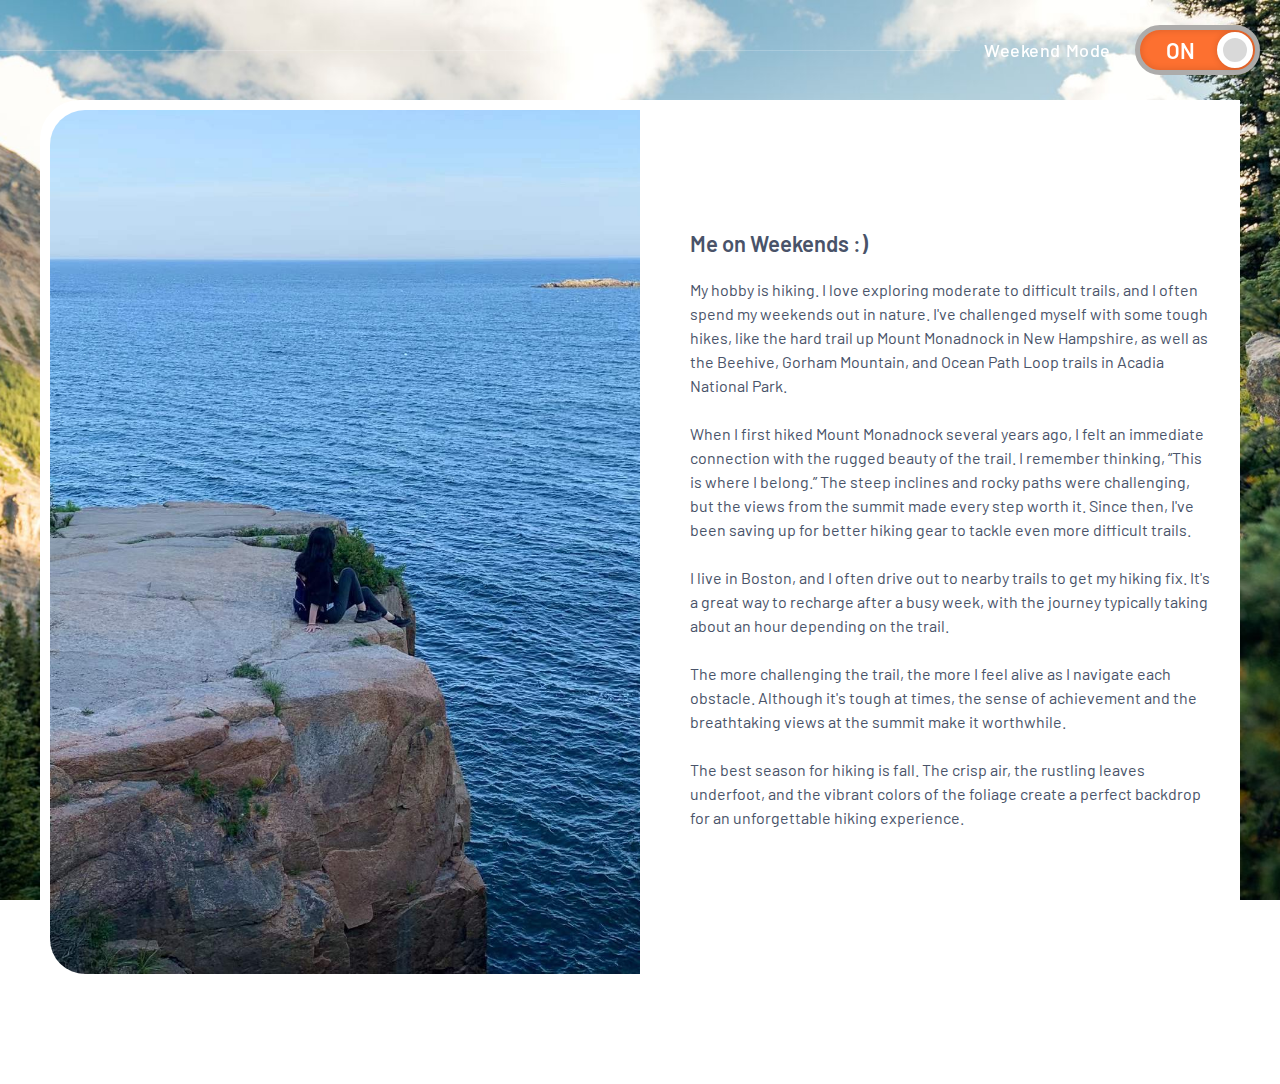
<file: weekend-mode.html>
<!DOCTYPE html>
<html lang="en">

<head>
    <meta charset="utf-8">
    <title>Yejun Kong - Weekend Mode</title><!-- Stylesheets -->
    <link href="static/css/bootstrap.css" rel="stylesheet">
    <link href="static/css/style.css" rel="stylesheet">
    <link rel="shortcut icon" href="static/picture/favicon.png" type="image/x-icon"><!-- Responsive -->
    <meta http-equiv="X-UA-Compatible" content="IE=edge">
    <meta name="viewport" content="width=device-width, initial-scale=1.0, maximum-scale=1.0, user-scalable=0">
    <link href="static/css/responsive.css" rel="stylesheet">
</head>

<body class="weekend-mode">
    <div class="body-bg" style="background-image: url(static/picture/weekend-bg.jpg);"></div>
    <div class="page-wrapper"><!-- Preloader -->
        <div class="preloader">
            <div class="icon"></div>
        </div><!-- Site Container-->
        <div class="site-container">
            <div class="mode-switch">
                <div class="switcher clearfix">
                    <div class="left-text">Weekend Mode</div>
                    <div class="switch-btn">
                        <div class="btn-inner">
                            <div class="circle"></div>
                            <div class="txt">ON</div>
                        </div><a href="index.html"></a>
                    </div>
                </div>
            </div>
            <div class="auto-container">
                <div class="weekend-content row clearfix"><!--Text Column-->
                    <div class="text-column col-lg-6 col-md-12 col-sm-12">
                        <div class="inner">
                            <h3>Me on Weekends :) </h3>
                            <div class="text">
                                <p>
                                    My hobby is hiking. I love exploring moderate to difficult trails, and I often spend my weekends out in nature. I've challenged myself with some tough hikes, like the hard trail up Mount Monadnock in New Hampshire, as well as the Beehive, Gorham Mountain, and Ocean Path Loop trails in Acadia National Park.
                                </p>
                                <p>
                                    When I first hiked Mount Monadnock several years ago, I felt an immediate connection with the rugged beauty of the trail. I remember thinking, “This is where I belong.” The steep inclines and rocky paths were challenging, but the views from the summit made every step worth it. Since then, I've been saving up for better hiking gear to tackle even more difficult trails. 
                                </p>
                                <p>
                                    I live in Boston, and I often drive out to nearby trails to get my hiking fix. It's a great way to recharge after a busy week, with the journey typically taking about an hour depending on the trail.
                                </p>
                                <p>
                                    The more challenging the trail, the more I feel alive as I navigate each obstacle. Although it's tough at times, the sense of achievement and the breathtaking views at the summit make it worthwhile.
                                </p>
                                <p>
                                    The best season for hiking is fall. The crisp air, the rustling leaves underfoot, and the vibrant colors of the foliage create a perfect backdrop for an unforgettable hiking experience.
                                </p>
                            </div>
                        </div>
                    </div><!--Image Column-->
                    <div class="image-column col-lg-6 col-md-12 col-sm-12">
                        <div class="inner">
                            <div class="image-layer" style="background-image: url(static/picture/weekend-image.jpg);">
                            </div>
                            <div class="image"><img src="static/picture/weekend-image.jpg" alt=""></div>
                        </div>
                    </div>
                </div>
            </div>
        </div><!--End Site Container -->
    </div><!--End pagewrapper--><!--Scroll to top-->
    <div class="scroll-to-top scroll-to-target" data-target="html"><span class="fas fa-arrow-up"></span></div>
    <script src="static/js/jquery.js"></script>
    <script src="static/js/popper.min.js"></script>
    <script src="static/js/bootstrap.min.js"></script>
    <script src="static/js/jquery.fancybox.js"></script>
    <script src="static/js/owl.js"></script>
    <script src="static/js/knob.js"></script>
    <script src="static/js/wow.js"></script>
    <script src="static/js/appear.js"></script>
    <script src="static/js/custom-script.js"></script>
</body>

</html>
</file>
<file: static/css/responsive.css>
@media only screen and (max-width:1399px) {
    .mode-switch {
        left: -65px
    }
}

@media only screen and (max-width:1299px) {
    .site-container {
        margin: 100px 0 100px
    }

    .mode-switch {
        position: absolute;
        padding-right: 20px;
        -ms-transform: rotate(0);
        transform: rotate(0);
        left: 0;
        top: -75px
    }
}

@media only screen and (max-width:1199px) {
    .right-content .download-cv {
        top: -30px;
        right: -20px;
        z-index: 1
    }

    .right-content .content-container,
    .site-footer {
        padding-left: 20px;
        padding-right: 20px
    }

    .right-content .welcome {
        max-width: none
    }

    .feature-block .inner-box {
        padding-left: 20px;
        padding-right: 20px
    }

    .language-block .inner-box {
        padding-left: 0;
        padding-top: 0;
        text-align: center
    }

    .language-block .graph-outer {
        position: relative;
        left: 0;
        top: 0;
        margin: 0 auto 30px
    }

    .languages h4 {
        text-align: center
    }

    .weekend-mode .weekend-content .text-column .inner {
        padding: 30px 30px 10px
    }

    .news-block .title {
        max-width: none
    }
}

@media only screen and (min-width:768px) {

    .main-menu .navigation>li>ul,
    .main-menu .navigation>li>ul>li>ul,
    .main-menu .navigation>li>ul>li>ul>li>ul {
        display: block !important;
        visibility: hidden;
        opacity: 0
    }
}

@media only screen and (max-width:991px) {
    .site-content-container {
        margin-left: 0
    }

    .site-container .left-bar {
        float: none;
        margin: 0;
        width: 100%;
        max-width: none;
        position: fixed;
        width: auto;
        left: 20px;
        right: 20px;
        top: 0;
        height: 100%;
        overflow-y: auto;
        -ms-transform: translateY(100%);
        transform: translateY(100%);
        visibility: hidden;
        -moz-transition: all 700ms ease;
        -webkit-transition: all 700ms ease;
        -ms-transition: all 700ms ease;
        -o-transition: all 700ms ease;
        transition: all 700ms ease;
        z-index: 999
    }

    .navbar-visible .site-container .left-bar {
        -ms-transform: translateY(0%);
        transform: translateY(0%);
        visibility: visible
    }

    body.navbar-visible {
        overflow: hidden
    }

    .left-bar .left-inner {
        border-radius: 20px 20px
    }

    .left-bar .left-lower {
        padding-bottom: 30px
    }

    .left-bar .left-upper {
        text-align: center
    }

    .left-bar .left-upper .info {
        padding-left: 0
    }

    .left-bar .left-upper {
        padding-top: 40px
    }

    .site-container .right-content {
        float: none
    }

    .left-bar .left-upper .social-links {
        display: none
    }

    .mobile-header {
        display: block
    }

    .left-bar .left-inner .nav-toggler {
        display: block
    }

    .weekend-mode .weekend-content .text-column {
        order: 0
    }

    .weekend-mode .weekend-content .image-column {
        order: 12
    }

    .weekend-mode .weekend-content,
    .weekend-mode .weekend-content .text-column .inner,
    .weekend-mode .weekend-content .image-column .inner,
    .weekend-mode .weekend-content .image-column .image img {
        border-radius: 20px
    }

    .weekend-mode .weekend-content .image-column .image-layer {
        display: none
    }

    .weekend-mode .weekend-content .image-column .image {
        display: block
    }

    .weekend-mode .weekend-content .text-column .inner {
        padding-left: 10px;
        padding-right: 10px
    }

    h1 {
        font-size: 24px
    }

    h2,
    .weekend-mode .weekend-content h3 {
        font-size: 20px
    }

    h3 {
        font-size: 18px
    }

    .left-bar .left-upper .image-box,
    .left-bar .left-upper .info {
        display: none
    }

    .left-bar .left-inner .nav-toggler {
        right: 25px;
        top: 15px
    }
}

@media only screen and (max-width:767px) {
    .post-detail blockquote {
        font-size: 18px;
        padding-left: 20px;
        line-height: 1.4em
    }

    .post-detail blockquote:before {
        display: none
    }

    .post-detail .has-dropcap .dropcap {
        display: none
    }

    .post-detail .comment-block.reply-comment {
        padding-left: 0
    }

    .site-container .page-title.sec-title {
        padding-left: 20px;
        padding-right: 20px
    }

    .site-container .page-title.sec-title h1 {
        font-size: 22px
    }
}

@media only screen and (max-width:599px) {
    .right-content .download-cv {
        display: none
    }

    .main-nav .navigation li a {
        padding-right: 70px
    }

    .main-nav .navigation li a:after {
        font-size: 20px;
        width: 65px
    }
}

@media only screen and (max-width:479px) {
    .main-nav .navigation li a {
        padding-left: 55px
    }

    .main-nav .navigation li a:before {
        left: 15px
    }

    .resume-content .award-block .inner-box {
        padding-left: 40px
    }

    .resume-content .expertise-block .inner-box,
    .resume-content .edu-block .inner-box {
        padding-left: 20px;
        padding-right: 20px
    }

    .mixitup-gallery .filters li {
        display: block;
        margin: 0 0 10px;
        text-align: center;
        padding: 5px 15px
    }

    .news-block .title {
        font-size: 18px;
        line-height: 24px
    }

    .news-block .hvr-lower {
        padding: 0 20px 15px;
        text-align: center
    }

    .news-block .info {
        display: none
    }

    .news-block-two .inner-box {
        padding-left: 10px;
        text-align: center;
        height: auto
    }

    .news-block-two .image {
        position: relative;
        left: 0;
        top: 0;
        margin: 0 auto 20px
    }

    .news-block-two .text-box,
    .news-block-two .text-box .title {
        height: auto;
        display: block
    }

    .post-detail .comment-block .inner {
        padding-left: 0
    }

    .post-detail .comment-block .inner .image {
        position: relative;
        left: 0;
        top: 0;
        margin-bottom: 20px
    }

    .site-footer .copyright {
        padding-top: 20px;
        line-height: 24px
    }
}
</file>
<file: static/css/style.css>
@import url('css2.css');
@import url('font-awesome.css');
@import url('simple-line-icons.css');
@import url('animate.css');
@import url('owl.css');
@import url('jquery-ui.css');
@import url('jquery.fancybox.min.css');

* {
    margin: 0;
    padding: 0;
    border: 0;
    outline: 0
}

body {
    font-family: 'Barlow', sans-serif;
    font-size: 16px;
    color: #495369;
    line-height: 1.50em;
    font-weight: 400;
    background: #fff;
    -webkit-font-smoothing: antialiased;
    -moz-font-smoothing: antialiased
}

a {
    text-decoration: none;
    cursor: pointer;
    color: #fd7030
}

a:hover,
a:focus,
a:visited,
a:active,
button:active,
button:focus {
    text-decoration: none;
    outline: 0
}

h1,
h2,
h3,
h4,
h5,
h6 {
    position: relative;
    font-family: 'Barlow', sans-serif;
    font-weight: 600;
    margin: 0 0 15px;
    background: 0;
    line-height: 1.25em
}

h1 {
    font-size: 30px
}

h2 {
    font-size: 24px
}

h3 {
    font-size: 20px
}

h4 {
    font-size: 18px
}

h5 {
    font-size: 16px
}

h6 {
    font-size: 14px
}

input,
button,
select,
textarea {
    font-family: 'Barlow', sans-serif
}

textarea {
    overflow: hidden;
    resize: none
}

p {
    position: relative;
    margin-bottom: 20px
}

.text {
    position: relative;
    line-height: 1.50em;
    margin-bottom: 0
}

.strike-through {
    text-decoration: line-through
}

.auto-container {
    position: static;
    max-width: 1240px;
    padding: 0 20px;
    margin: 0 auto
}

.page-wrapper {
    position: relative;
    margin: 0 auto;
    width: 100%;
    min-width: 300px
}

ul,
li {
    list-style: none;
    padding: 0;
    margin: 0
}

.theme-btn {
    display: inline-block;
    -moz-transition: all .3s ease;
    -webkit-transition: all .3s ease;
    -ms-transition: all .3s ease;
    -o-transition: all .3s ease;
    transition: all .3s ease
}

.centered {
    text-align: center
}

.btn-style-one {
    position: relative;
    display: inline-block;
    vertical-align: top;
    margin: 0;
    color: #FFF;
    font-weight: 500;
    font-size: 16px;
    padding: 13px 25px;
    line-height: 24px;
    text-align: center;
    text-transform: uppercase;
    background: #fd7030;
    letter-spacing: .03em;
    border-radius: 7px;
    overflow: hidden;
    -moz-transition: all .3s ease;
    -webkit-transition: all .3s ease;
    -ms-transition: all .3s ease;
    -o-transition: all .3s ease;
    transition: all .3s ease
}

.btn-style-one:hover {
    color: #FFF;
    background: #495369
}

.btn-style-two {
    position: relative;
    display: inline-block;
    vertical-align: top;
    margin: 0;
    line-height: 24px;
    padding: 9px 35px 11px;
    color: #fd7030;
    font-weight: 500;
    font-size: 18px;
    text-align: center;
    text-transform: capitalize;
    background: #fff;
    border-radius: 5px;
    -moz-transition: all .3s ease;
    -webkit-transition: all .3s ease;
    -ms-transition: all .3s ease;
    -o-transition: all .3s ease;
    transition: all .3s ease
}

.btn-style-two span {
    position: relative;
    display: block;
    z-index: 1
}

.btn-style-two:hover {
    color: #fff;
    background: #101010
}

.theme_color {
    color: #fd7030
}

.light-font {
    font-weight: 300
}

.regular-font {
    font-weight: 400
}

.semibold-font {
    font-weight: 600
}

.bold-font {
    font-weight: 700
}

.ex-bold-font {
    font-weight: 800
}

.heavy-font {
    font-weight: 900
}

.no-bg {
    background: 0
}

.text-uppercase {
    text-transform: uppercase
}

.preloader {
    position: fixed;
    left: 0;
    top: 0;
    width: 100%;
    height: 100%;
    z-index: 999999;
    background-color: #fff;
    background-position: center center;
    background-repeat: no-repeat;
    background-image: url(../image/preloader.svg)
}

img {
    display: inline-block;
    max-width: 100%;
    height: auto
}

.scroll-to-top {
    position: fixed;
    bottom: 20px;
    right: 20px;
    width: 50px;
    height: 50px;
    color: #fff;
    font-size: 18px;
    text-transform: uppercase;
    line-height: 50px;
    text-align: center;
    z-index: 9999;
    cursor: pointer;
    border-radius: 50%;
    background: #fd7030;
    display: block;
    box-shadow: 0 4px 8px rgba(0, 0, 0, 0.3);
    -webkit-transition: all 300ms ease;
    -ms-transition: all 300ms ease;
    -o-transition: all 300ms ease;
    -moz-transition: all 300ms ease;
    transition: all 300ms ease
}

.scroll-to-top:hover {
    background: #495369;
    color: #fff
}

form {
    position: relative
}

form .form-group {
    position: relative;
    margin-bottom: 20px
}

form .row .form-group {
    margin-bottom: 30px
}

form .form-group .field-inner {
    position: relative;
    display: block
}

form input[type="text"],
form input[type="password"],
form input[type="tel"],
form input[type="email"],
form input[type="url"],
form input[type="search"],
form input[type="file"],
form textarea,
form select {
    position: relative;
    display: block;
    width: 100%;
    color: #101010;
    line-height: 30px;
    padding: 13px 24px;
    height: 58px;
    font-size: 16px;
    font-weight: 400;
    background: #fff;
    margin: 0;
    border-radius: 7px;
    border: 1px solid #eeedf2;
    -webkit-transition: all 300ms ease;
    -ms-transition: all 300ms ease;
    -o-transition: all 300ms ease;
    -moz-transition: all 300ms ease;
    transition: all 300ms ease
}

form input[type="file"] {
    cursor: pointer;
    height: 58px
}

form select {
    -webkit-appearance: none;
    -ms-appearance: none;
    -moz-appearance: none;
    appearance: none;
    cursor: pointer;
    background: #fff url(../image/icon-select.png) right center no-repeat
}

form select option {
    text-indent: 24px;
    cursor: pointer
}

form input[type="text"]:focus,
form input[type="password"]:focus,
form input[type="tel"]:focus,
form input[type="email"]:focus,
form input[type="search"]:focus,
form input[type="file"]:focus,
form select:focus,
form textarea:focus {
    border-color: #fd7030
}

form textarea {
    height: 140px;
    resize: none
}

form button,
form input[type="submit"],
form .theme-btn {
    position: relative;
    display: inline-block;
    margin: 0
}

form .radio-block {
    position: relative;
    display: inline-block;
    vertical-align: top;
    min-width: 280px;
    margin-right: 10px
}

form .radio-block input {
    position: absolute;
    left: 0;
    top: 5px;
    padding: 0;
    cursor: pointer
}

form .radio-block label {
    position: relative;
    display: block;
    padding-left: 20px;
    line-height: 24px;
    font-size: 14px;
    font-weight: 400;
    text-transform: capitalize;
    cursor: pointer
}

form .check-block {
    position: relative;
    display: inline-block;
    vertical-align: top;
    margin-right: 30px
}

form .check-block input {
    position: absolute;
    left: 0;
    top: 6px;
    padding: 0;
    cursor: pointer
}

form .check-block label {
    position: relative;
    display: block;
    padding-left: 20px;
    line-height: 24px;
    font-size: 15px;
    font-weight: 400;
    color: #5b5b5b;
    text-transform: capitalize;
    cursor: pointer
}

.body-bg {
    position: fixed;
    left: 0;
    top: 0;
    width: 100%;
    height: 100%;
    min-height: 100%;
    background-color: #d6dde6;
    background-position: center 100px;
    background-size: cover;
    background-attachment: scroll;
    background-repeat: no-repeat
}

.weekend-mode .body-bg {
    background-position: center bottom
}

.site-container {
    position: relative;
    display: block;
    margin: 200px 0
}

.site-content-container {
    position: relative;
    display: block;
    margin: 0;
    margin-left: 300px;
    z-index: 99
}

.mode-switch {
    position: fixed;
    top: 0;
    left: -80px;
    width: 100%;
    padding: 0 200px 0 0;
    -ms-transform: rotate(-90deg);
    transform: rotate(-90deg);
    -ms-transform-origin: right top;
    transform-origin: right top;
    z-index: 10
}

.mode-switch .switcher:before {
    content: '';
    position: absolute;
    right: 100%;
    top: 24.5px;
    border-top: 1px solid #eeedf2;
    width: 1000px
}

.weekend-mode .mode-switch .switcher:before {
    border-top-color: rgba(255, 255, 255, 0.20)
}

.mode-switch .switcher:after {
    content: '';
    position: absolute;
    left: 100%;
    top: 24.5px;
    border-top: 1px solid #eeedf2;
    width: 200px
}

.weekend-mode .mode-switch .switcher:after {
    border-top-color: rgba(255, 255, 255, 0.20)
}

.mode-switch .switcher {
    position: relative;
    float: right;
    width: 300px;
    height: 50px
}

.mode-switch .switcher .left-text {
    position: relative;
    float: left;
    width: 175px;
    color: #495369;
    font-weight: 500;
    font-size: 18px;
    line-height: 30px;
    text-align: center;
    letter-spacing: .03em;
    padding: 10px 10px
}

.weekend-mode .mode-switch .switcher .left-text {
    color: #fff
}

.mode-switch .switcher .switch-btn {
    position: relative;
    float: right;
    width: 125px
}

.mode-switch .switcher .switch-btn a {
    position: absolute;
    left: 0;
    top: 0;
    width: 100%;
    height: 100%;
    z-index: 1
}

.mode-switch .switcher .switch-btn .btn-inner {
    position: relative;
    display: block;
    line-height: 30px;
    padding: 5px 0;
    border: 5px solid #fff;
    border-radius: 25px;
    padding-left: 40px;
    background: #fff;
    box-shadow: 0 0 7px 0 rgba(0, 0, 0, 0.15) inset
}

.weekend-mode .mode-switch .switcher .switch-btn .btn-inner {
    border: 5px solid #adacab;
    padding-left: 5px;
    padding-right: 40px;
    background: #fd7030
}

.mode-switch .switcher .switch-btn .circle {
    position: absolute;
    display: block;
    left: 2px;
    top: 2px;
    width: 36px;
    height: 36px;
    background: #d9d9d9;
    border: 6px solid #fff;
    border-radius: 20px;
    box-shadow: 0 0 7px 0 rgba(0, 0, 0, 0.15)
}

.weekend-mode .mode-switch .switcher .switch-btn .circle {
    left: auto;
    right: 2px
}

.mode-switch .switcher .switch-btn .txt {
    position: relative;
    display: block;
    width: 70px;
    text-align: center;
    right: 0;
    top: 0;
    color: #d4d4d4;
    font-weight: 600;
    font-size: 22px;
    text-transform: uppercase;
    color: #d4d4d4
}

.weekend-mode .mode-switch .switcher .switch-btn .txt {
    color: #FFF
}

.mobile-header {
    position: relative;
    display: none
}

.mobile-header .inner {
    position: relative;
    display: block;
    max-width: 992px;
    margin: 0 auto;
    background: #fafafa;
    padding: 50px 30px 30px;
    border-radius: 20px 20px 0 0;
    text-align: center
}

.grey-left-bar .mobile-header .inner {
    background: #757575
}

.mobile-header .inner .image-box {
    position: relative;
    max-width: 166px;
    margin: 0 auto 20px
}

.mobile-header .inner .image {
    position: relative;
    display: block;
    border-radius: 50%;
    margin-bottom: 20px
}

.mobile-header .inner .image img {
    position: relative;
    display: block;
    width: 100%;
    border-radius: 50%
}

.mobile-header .inner .info {
    position: relative
}

.mobile-header .inner .info .name {
    position: relative;
    color: #495369;
    font-size: 22px;
    font-weight: 700;
    text-transform: capitalize;
    line-height: 1.25em
}

.grey-left-bar .mobile-header .inner .info .name {
    color: rgba(255, 255, 255, 1)
}

.mobile-header .inner .info .designation {
    position: relative;
    color: #495369;
    font-size: 14px;
    font-weight: 400;
    text-transform: capitalize;
    line-height: 1.50em
}

.grey-left-bar .mobile-header .inner .info .designation {
    color: rgba(255, 255, 255, 0.60)
}

.left-bar .mobile-header .inner .info .designation .dot {
    position: relative;
    top: -2px;
    display: inline-block;
    vertical-align: middle;
    width: 4px;
    height: 4px;
    background: #fd7030;
    margin-right: 5px
}

.mobile-header .social-links {
    position: absolute;
    left: 20px;
    top: 20px;
    z-index: 10
}

.mobile-header .social-links .social-btn {
    position: relative;
    width: 40px;
    height: 40px;
    line-height: 39px;
    text-align: center;
    background: #fd7030;
    cursor: pointer;
    border-radius: 5px 5px 0 0
}

.mobile-header .social-links .social-btn .icon {
    position: relative;
    display: block;
    top: -2px;
    font-size: 30px;
    color: #fff;
    font-style: normal
}

.mobile-header .social-links .links {
    position: absolute;
    left: 0;
    top: 40px;
    height: auto;
    border: 3px solid #fd7030;
    border-top: 0;
    background: #fff;
    border-radius: 0 0 5px 5px;
    opacity: 0;
    visibility: hidden;
    -moz-transition: all .3s ease;
    -webkit-transition: all .3s ease;
    -ms-transition: all .3s ease;
    -o-transition: all .3s ease;
    transition: all .3s ease
}

.mobile-header .social-links:hover .links {
    opacity: 1;
    visibility: visible
}

.mobile-header .social-links .links li {
    position: relative;
    border-bottom: 1px solid #eeedf2
}

.mobile-header .social-links .links li:last-child {
    border: 0
}

.mobile-header .social-links .links li a {
    position: relative;
    display: block;
    width: 34px;
    height: 34px;
    line-height: 34px;
    text-align: center;
    color: #4b556b;
    -moz-transition: all .3s ease;
    -webkit-transition: all .3s ease;
    -ms-transition: all .3s ease;
    -o-transition: all .3s ease;
    transition: all .3s ease
}

.mobile-header .social-links .links li a:hover {
    color: #fd7030
}

.mobile-header .nav-toggler {
    position: absolute;
    right: 25px;
    top: 30px;
    text-align: center;
    cursor: pointer;
    border-radius: 5px;
    z-index: 10
}

.mobile-header .nav-toggler img {
    position: relative;
    max-height: 24px
}

.site-container .left-bar {
    float: left;
    padding: 0;
    margin-left: -300px;
    width: 300px;
    -ms-flex: 0 0 300px;
    flex: 0 0 300px;
    max-width: 300px;
    border-right: 1px solid #f6f6f6
}

.left-bar .left-inner {
    position: relative;
    display: block;
    min-height: 300px;
    background: #fafafa;
    border-radius: 40px 0 0 40px
}

.grey-left-bar .left-bar .left-inner {
    background: #757575
}

.left-bar .left-inner .nav-toggler {
    position: absolute;
    right: 30px;
    top: 30px;
    cursor: pointer;
    display: none;
    z-index: 10
}

.left-bar .left-inner .nav-toggler img {
    height: 20px
}

.grey-left-bar .left-bar .left-inner .nav-toggler img {
    -webkit-filter: invert(100%)
}

.left-bar .left-upper {
    position: relative;
    display: block;
    padding: 65px 20px 20px
}

.left-bar .left-upper .image-box {
    position: relative;
    max-width: 166px;
    margin: 0 auto 20px
}

.left-bar .left-upper .image {
    position: relative;
    display: block;
    border-radius: 50%;
    margin-bottom: 20px
}

.left-bar .left-upper .image img {
    position: relative;
    display: block;
    width: 100%;
    border-radius: 50%
}

.left-bar .left-upper .social-links {
    position: absolute;
    right: -20px;
    top: 63px;
    z-index: 5;
    padding-top: 0 !important
}

.left-bar .social-links .social-btn {
    position: relative;
    width: 40px;
    height: 40px;
    line-height: 39px;
    text-align: center;
    background: #fd7030;
    cursor: pointer;
    border-radius: 0 0 0 5px
}

.left-bar .social-links .social-btn .icon {
    position: relative;
    display: block;
    top: -2px;
    font-size: 30px;
    color: #fff;
    font-style: normal
}

.left-bar .social-links .links {
    position: absolute;
    left: 40px;
    top: 0;
    width: 40px;
    height: 40px;
    border: 3px solid #fd7030;
    border-left: 0;
    background: #fff;
    border-radius: 0 5px 0 0;
    opacity: 0;
    visibility: hidden;
    -moz-transition: all .3s ease;
    -webkit-transition: all .3s ease;
    -ms-transition: all .3s ease;
    -o-transition: all .3s ease;
    transition: all .3s ease
}

.left-bar .social-links:hover .links {
    opacity: 1;
    visibility: visible
}

.left-bar .social-links .links li {
    position: relative;
    float: left;
    border-right: 1px solid #eeedf2
}

.left-bar .social-links .links li:last-child {
    border: 0
}

.left-bar .social-links .links li a {
    position: relative;
    display: block;
    width: 34px;
    height: 34px;
    line-height: 34px;
    text-align: center;
    color: #4b556b;
    -moz-transition: all .3s ease;
    -webkit-transition: all .3s ease;
    -ms-transition: all .3s ease;
    -o-transition: all .3s ease;
    transition: all .3s ease
}

.left-bar .social-links .links li a:hover {
    color: #fd7030
}

.left-bar .left-upper .info {
    position: relative;
    padding-left: 55px
}

.left-bar .left-upper .info .name {
    position: relative;
    color: #495369;
    font-size: 22px;
    font-weight: 700;
    text-transform: capitalize;
    line-height: 1.25em
}

.grey-left-bar .left-bar .left-upper .info .name {
    color: rgba(255, 255, 255, 1)
}

.left-bar .left-upper .info .designation {
    position: relative;
    color: #495369;
    font-size: 14px;
    font-weight: 400;
    text-transform: capitalize;
    line-height: 1.50em
}

.grey-left-bar .left-bar .left-upper .info .designation {
    color: rgba(255, 255, 255, 0.60)
}

.left-bar .left-upper .info .designation .dot {
    position: relative;
    top: -2px;
    display: inline-block;
    vertical-align: middle;
    width: 4px;
    height: 4px;
    background: #fd7030;
    margin-right: 5px
}

.left-bar .left-lower {
    position: relative;
    display: block;
    padding-bottom: 65px
}

.left-bar .main-nav {
    position: relative
}

.main-nav .navigation {
    position: relative;
    border-top: 1px solid rgba(0, 0, 0, 0.05)
}

.grey-left-bar .main-nav .navigation {
    border-top-color: rgba(255, 255, 255, 0.07)
}

.main-nav .navigation li {
    position: relative;
    border-bottom: 1px solid rgba(0, 0, 0, 0.05)
}

.grey-left-bar .main-nav .navigation li {
    border-bottom-color: rgba(255, 255, 255, 0.07)
}

.main-nav .navigation li a {
    position: relative;
    display: block;
    line-height: 30px;
    color: #828385;
    font-size: 16px;
    text-transform: uppercase;
    letter-spacing: .03em;
    padding: 25px 90px 25px 75px
}

.grey-left-bar .main-nav .navigation li a {
    color: rgba(255, 255, 255, 1)
}

.main-nav .navigation li a:before {
    content: '';
    position: absolute;
    left: 30px;
    top: 24px;
    width: 30px;
    height: 30px;
    line-height: 30px;
    background: url('../image/home.png') center center no-repeat;
    background-size: auto 22px;
    opacity: .30;
    -moz-transition: all .3s ease;
    -webkit-transition: all .3s ease;
    -ms-transition: all .3s ease;
    -o-transition: all .3s ease;
    transition: all .3s ease
}

.grey-left-bar .main-nav .navigation li a:before {
    background-image: url('../image/home1.png')
}

.main-nav .navigation li.home a:before {
    background-image: url('../image/home.png');
    background-size: auto 22px
}

.grey-left-bar .main-nav .navigation li.home a:before {
    background-image: url('../image/home1.png');
    background-size: auto 22px
}

.main-nav .navigation li.resume a:before {
    background-image: url('../image/cv-5.png');
    background-size: auto 22px
}

.grey-left-bar .main-nav .navigation li.resume a:before {
    background-image: url('../image/cv-51.png');
    background-size: auto 22px
}

.main-nav .navigation li.work a:before {
    background-image: url('../image/work-2.png');
    background-size: auto 22px
}

.grey-left-bar .main-nav .navigation li.work a:before {
    background-image: url('../image/work-21.png');
    background-size: auto 22px
}

/* .main-nav .navigation li.stories a:before {
    background-image: url('../image/comment-1.png');
    background-size: auto 22px;
    top: 26px
}

.grey-left-bar .main-nav .navigation li.stories a:before {
    background-image: url('../image/comment-11.png');
    background-size: auto 22px;
    top: 26px
} */

.main-nav .navigation li.contact a:before {
    background-image: url('../image/email-1.png');
    background-size: auto 22px
}

.grey-left-bar .main-nav .navigation li.contact a:before {
    background-image: url('../image/email-11.png');
    background-size: auto 22px
}

.main-nav .navigation li:hover>a:before,
.main-nav .navigation li.current>a:before {
    opacity: 1
}

.main-nav .navigation li a:after {
    content: '01';
    position: absolute;
    right: 0;
    top: 0;
    bottom: 0;
    width: 85px;
    font-size: 28px;
    line-height: 40px;
    padding: 20px 10px;
    border-left: 1px solid rgba(0, 0, 0, 0.05);
    text-align: center;
    color: rgba(0, 0, 0, 0.10);
    -moz-transition: all .3s ease;
    -webkit-transition: all .3s ease;
    -ms-transition: all .3s ease;
    -o-transition: all .3s ease;
    transition: all .3s ease
}

.grey-left-bar .main-nav .navigation li a:after {
    color: rgba(255, 255, 255, 0.15);
    border-left-color: rgba(255, 255, 255, 0.07)
}

.main-nav .navigation li.home a:after {
    content: '01'
}

.main-nav .navigation li.resume a:after {
    content: '02'
}

.main-nav .navigation li.work a:after {
    content: '03'
}

.main-nav .navigation li.projects a:after {
    content: '04'
}

.main-nav .navigation li.contact a:after {
    content: '05'
}

.main-nav .navigation li:hover>a:after,
.main-nav .navigation li.current>a:after {
    top: 10px;
    bottom: 10px;
    padding: 10px 10px;
    border-left-color: rgba(0, 0, 0, 0.0);
    color: #fff;
    background: #fd7030;
    border-radius: 10px 0 0 10px
}

.site-container .right-content {
    position: relative;
    float: left;
    width: 100%;
    padding: 0 0 80px;
    min-height: 790px;
    background: #fff;
    -ms-flex: 0 0 100%;
    flex: 0 0 100%;
    max-width: 100%
}

.right-content .right-inner {
    position: relative;
    display: block
}

.right-content .content-container {
    position: relative;
    display: block;
    padding: 50px 50px 0
}

.site-container .page-title {
    position: relative;
    padding: 50px 50px 0;
    background: #f4f4f4
}

.site-container .page-title.sec-title {
    padding: 20px 20px;
    margin: 20px 0 50px
}

.site-container .page-title h1 {
    font-weight: 500;
    text-transform: uppercase;
    margin-bottom: 0
}

.site-container .page-title.sec-title h1 {
    font-size: 24px
}

.site-container .page-title h1 span {
    position: relative;
    display: inline-block;
    vertical-align: top;
    background: #fff;
    padding: 4px 18px;
    line-height: 42px;
    color: #fd7030
}

.home-content {
    position: relative;
    padding-bottom: 20px
}

.right-content .download-cv {
    position: absolute;
    right: -50px;
    top: 52px;
    width: 186px
}

.right-content .download-cv .theme-btn {
    position: relative;
    display: block;
    padding: 10px 10px 10px 60px;
    line-height: 30px;
    text-align: center;
    background: #f4f4f4;
    color: #495369;
    text-transform: uppercase;
    font-weight: 500;
    font-size: 13px;
    border-radius: 7px 0 0 7px
}

.right-content .download-cv .theme-btn:hover {
    background: #fd7030;
    color: #fff
}

.right-content .download-cv .theme-btn .icon {
    position: absolute;
    display: block;
    left: 0;
    top: 0;
    width: 50px;
    height: 50px;
    line-height: 50px;
    text-align: center;
    background: #fd7030;
    border-right: 1px solid rgba(255, 255, 255, 0.50);
    color: #fff;
    border-radius: 7px 0 0 7px
}

.right-content .download-cv .theme-btn .icon img {
    position: relative;
    top: -1px;
    height: 24px
}

.right-content .welcome {
    position: relative;
    max-width: 520px;
    margin-bottom: 40px
}

.right-content .welcome h4 {
    position: relative;
    text-transform: uppercase;
    margin-bottom: 10px
}

.about-me {
    position: relative
}

.skills-column {
    position: relative;
    margin-bottom: 32px
}

.skills-column h4 {
    text-transform: uppercase;
    font-weight: 600
}

.skills .skill-block {
    position: relative;
    display: block;
    padding: 10px 10px;
    background: #e9e9e9;
    margin-bottom: 18px;
    border-radius: 10px
}

.skill-block .skill-block-inner {
    position: relative;
    background: #fafafa;
    border-radius: 7px;
    padding: 15px 20px 20px
}

.skill-block .skill-title {
    position: relative;
    display: block;
    font-size: 13px;
    text-transform: uppercase;
    font-weight: 500;
    margin-bottom: 8px;
    line-height: 14px
}

.skills .skill-block .bar {
    position: relative;
    width: 100%;
    height: 8px;
    background: #e9e9e9
}

.skills .skill-block .bar-inner {
    position: relative;
    display: block;
    width: 0;
    height: 8px;
    background: #fd7030;
    -webkit-transition: all 2000ms ease;
    -ms-transition: all 2000ms ease;
    -o-transition: all 2000ms ease;
    -moz-transition: all 2000ms ease;
    transition: all 2000ms ease
}

.skills .skill-block .count-box {
    position: absolute;
    right: 0;
    margin-right: -15px;
    top: -12px;
    width: 50px;
    height: 30px;
    background: #fff;
    color: #fd7030;
    line-height: 30px;
    font-size: 14px;
    font-weight: 500;
    border-radius: 5px;
    text-align: center;
    opacity: 0;
    -webkit-transition: all 500ms ease;
    -ms-transition: all 500ms ease;
    -o-transition: all 500ms ease;
    -moz-transition: all 500ms ease;
    transition: all 500ms ease
}

.skills .skill-block .bar-inner.counted .count-box {
    opacity: 1
}

.expertise-column {
    position: relative;
    margin-bottom: 30px
}

.expertise-column h4 {
    text-transform: uppercase;
    font-weight: 600
}

.expertise-column ul {
    position: relative
}

.expertise-column ul li {
    position: relative;
    line-height: 24px;
    padding-left: 28px;
    margin-bottom: 10px
}

.expertise-column ul li:before {
    content: '';
    position: absolute;
    left: 0;
    top: 1px;
    width: 20px;
    height: 24px;
    background: url('../image/check-2.png') left center no-repeat;
    background-size: auto 18px;
    opacity: 1;
    -moz-transition: all .3s ease;
    -webkit-transition: all .3s ease;
    -ms-transition: all .3s ease;
    -o-transition: all .3s ease;
    transition: all .3s ease
}

.features {
    position: relative;
    margin-bottom: 14px
}

.feature-block {
    position: relative;
    margin-bottom: 30px
}

.feature-block .inner-box {
    position: relative;
    display: block;
    min-height: 100%;
    border: 1px solid #eeedf2;
    padding: 30px 30px;
    text-align: center;
    transition: all 500ms ease;
    -moz-transition: all 500ms ease;
    -webkit-transition: all 500ms ease;
    -ms-transition: all 500ms ease;
    -o-transition: all 500ms ease
}

.feature-block .inner-box:hover {
    border-color: #fd7030
}

.feature-block .inner-box:before {
    content: '';
    position: absolute;
    right: -1px;
    top: -1px;
    border: 6px solid rgba(0, 0, 0, 0);
    border-top: 6px solid #fd7030;
    border-right: 6px solid #fd7030
}

.feature-block .inner-box:hover .icon-box {
    -webkit-transform: scale(-1) rotate(180deg);
    -moz-transform: scale(-1) rotate(180deg);
    -ms-transform: scale(-1) rotate(180deg);
    -o-transform: scale(-1) rotate(180deg);
    transform: scale(-1) rotate(180deg)
}

.feature-block .icon-box {
    position: relative;
    display: block;
    line-height: 40px;
    margin-bottom: 20px;
    transition: all 500ms ease;
    -moz-transition: all 500ms ease;
    -webkit-transition: all 500ms ease;
    -ms-transition: all 500ms ease;
    -o-transition: all 500ms ease
}

.feature-block .icon-box img {
    position: relative;
    max-height: 42px
}

.feature-block h5 {
    position: relative;
    color: #fd7030;
    line-height: 1.1em;
    margin-bottom: 10px
}

.feature-block .text {
    position: relative;
    line-height: 1.4em
}

.languages {
    position: relative;
    background: url('../image/bg-map.png') center top no-repeat
}

.languages h4 {
    text-transform: uppercase;
    font-weight: 600;
    margin-bottom: 20px
}

.language-block {
    position: relative;
    margin-bottom: 50px
}

.language-block .inner-box {
    position: relative;
    padding-left: 230px;
    padding-top: 70px;
    min-height: 200px
}

.language-block .graph-outer {
    position: absolute;
    left: 0;
    top: 0;
    width: 200px;
    height: 200px;
    display: inline-block;
    text-align: center;
    background: #fafafa;
    border-radius: 50%
}

.language-block .graph-outer .count-box {
    position: absolute;
    left: 50%;
    margin-left: -40px;
    top: 50%;
    margin-top: -40px;
    width: 80px;
    height: 80px;
    padding: 20px 10px;
    font-size: 20px;
    color: #495369;
    font-weight: 500;
    line-height: 40px;
    background: #fff;
    border-radius: 50%;
    box-shadow: 0 0 5px 0 rgba(0, 0, 0, 0.10)
}

.language-block .text {
    position: relative;
    font-size: 17px;
    line-height: 30px;
    text-transform: uppercase;
    font-weight: 400
}

.testimonials {
    position: relative;
    padding: 50px 20px;
    margin-bottom: 10px;
    background: #fafafa
}

.testimonials .carousel-box {
    position: relative;
    display: block;
    max-width: 600px;
    margin: 0 auto
}

.testimonials .content-box {
    position: relative;
    display: block;
    text-align: center
}

.testimonials .image-box {
    position: relative;
    max-width: 116px;
    margin: 0 auto 55px
}

.testimonials .image-box .image {
    position: relative;
    display: block;
    border: 5px solid #fff;
    border-radius: 50%;
    box-shadow: 0 0 5px 0 rgba(0, 0, 0, 0.15)
}

.testimonials .image-box .image img {
    position: relative;
    display: block;
    width: 100%;
    border-radius: 50%
}

.testimonials .image-box .image:before {
    content: '';
    position: absolute;
    left: 50%;
    margin-left: -32px;
    bottom: -21px;
    width: 64px;
    border-bottom: 3px solid #fd7030
}

.testimonials .image-box .image:after {
    content: '';
    position: absolute;
    left: 50%;
    margin-left: -7px;
    bottom: -35px;
    border: 7px solid rgba(0, 0, 0, 0);
    border-top: 7px solid #fd7030
}

.testimonials .content-box .text {
    position: relative;
    display: block;
    line-height: 1.50em;
    font-size: 16px
}

.testimonials .content-box .info {
    position: relative;
    display: block;
    color: #495369;
    text-transform: uppercase;
    line-height: 24px;
    font-weight: 500;
    font-size: 15px;
    margin-top: 20px
}

.testimonials .owl-theme .owl-nav {
    display: none
}

.testimonials .owl-theme .owl-dots {
    position: relative;
    padding-top: 20px;
    text-align: center
}

.testimonials .owl-theme .owl-dots .owl-dot {
    position: relative;
    display: inline-block;
    margin: 0 5px
}

.testimonials .owl-theme .owl-dots .owl-dot span {
    position: relative;
    display: block;
    background: #e7ebf1;
    width: 28px;
    height: 6px;
    transition: all 500ms ease;
    -moz-transition: all 500ms ease;
    -webkit-transition: all 500ms ease;
    -ms-transition: all 500ms ease;
    -o-transition: all 500ms ease
}

.testimonials .owl-theme .owl-dots .owl-dot:hover span,
.testimonials .owl-theme .owl-dots .owl-dot.active span {
    background: #fd7030
}

.site-footer {
    position: absolute;
    bottom: 0;
    width: 100%;
    min-height: 81px;
    padding: 0 50px 0
}

.site-footer .copyright {
    position: relative;
    display: block;
    padding: 30px 0 0;
    line-height: 25px;
    font-size: 15px;
    text-align: center;
    border-top: 1px solid rgba(0, 0, 0, 0.07)
}

.contact-content {
    position: relative
}

.contact-content .upper-text {
    position: relative;
    margin-bottom: 30px
}

.contact-content .upper-text h4 {
    position: relative;
    text-transform: uppercase;
    margin-bottom: 3px
}

.contact-content .info-box {
    position: relative
}

.contact-content .info-box .info-block {
    position: relative;
    text-align: center;
    margin-bottom: 30px
}

.contact-content .info-box .info-block .inner-box {
    position: relative;
    display: block;
    padding: 30px 20px;
    min-height: 100%;
    border: 1px solid #eeedf2;
    border-radius: 7px;
    -moz-transition: all .5s ease;
    -webkit-transition: all .5s ease;
    -ms-transition: all .5s ease;
    -o-transition: all .5s ease;
    transition: all .5s ease
}

.contact-content .info-box .info-block .inner-box:hover {
    border-color: #fd7030
}

.contact-content .info-block .icon {
    position: relative;
    display: block;
    font-size: 18px;
    color: #fd7030;
    line-height: 24px;
    margin-bottom: 5px;
    -moz-transition: all .5s ease;
    -webkit-transition: all .5s ease;
    -ms-transition: all .5s ease;
    -o-transition: all .5s ease;
    transition: all .5s ease
}

.contact-content .info-block:hover .icon {
    transform: rotateY(180deg)
}

.contact-content .info-block a {
    display: inline-block;
    vertical-align: middle;
    color: #495369
}

.contact-content .info-block a:hover {
    color: #fd7030
}

.contact-content .form-box {
    position: relative
}

.contact-content .form-box h4 {
    position: relative;
    text-transform: uppercase;
    margin-bottom: 12px
}

.contact-form {
    position: relative;
    margin-bottom: 20px
}

.contact-form form .form-group {
    position: relative;
    margin-bottom: 24px
}

.contact-form form .form-group input,
.contact-form form .form-group select {
    padding-left: 82px
}

.contact-form form .form-group .field-label {
    position: absolute;
    left: 0;
    top: 0;
    width: 58px;
    height: 58px;
    border-right: 1px solid #eeedf2;
    line-height: 30px;
    padding: 15px 0;
    text-align: center;
    z-index: 1
}

.contact-form form .theme-btn {
    display: block;
    width: 100%;
    padding: 15px 25px;
    line-height: 30px
}

.weekend-mode .site-content-container {
    margin-left: 0
}

.weekend-mode .weekend-content {
    position: relative;
    margin: 0;
    border: 10px solid #fff;
    background: #fff;
    border-radius: 40px 0 0 50px
}

.weekend-mode .weekend-content .image-column {
    position: relative;
    padding: 0;
    border-radius: 35px 0 0 35px;
    order: 0
}

.weekend-mode .weekend-content .image-column .inner {
    position: relative;
    display: block;
    min-height: 100%
}

.weekend-mode .weekend-content .image-column .image-layer {
    position: absolute;
    left: 0;
    top: 0;
    width: 100%;
    height: 100%;
    background-position: center top;
    background-size: cover;
    background-repeat: no-repeat;
    border-radius: 35px 0 0 35px
}

.weekend-mode .weekend-content .image-column .image {
    position: relative;
    display: none
}

.weekend-mode .weekend-content .image-column .image img {
    position: relative;
    display: block;
    width: 100%;
    border-radius: 35px 0 0 35px
}

.weekend-mode .weekend-content .text-column {
    position: relative;
    padding: 0;
    background: #fff;
    order: 12
}

.weekend-mode .weekend-content .text-column .inner {
    position: relative;
    display: block;
    padding: 120px 20px 120px 50px;
    min-height: 100%
}

.weekend-mode .weekend-content h3 {
    font-size: 22px;
    margin-bottom: 20px
}

.weekend-mode .weekend-content .text p {
    margin-bottom: 24px
}

.portfolio-section {
    position: relative;
    padding-bottom: 0
}

.mixitup-gallery .filters {
    position: relative;
    margin-bottom: 10px
}

.mixitup-gallery .filters .filter-tabs {
    position: relative;
    display: block;
    margin: 0
}

.mixitup-gallery .filters li {
    position: relative;
    display: inline-block;
    list-style: none;
    font-size: 13px;
    line-height: 24px;
    padding: 3px 20px;
    border: 1px solid rgba(0, 0, 0, 0.07);
    cursor: pointer;
    color: #232323;
    font-weight: 500;
    margin: 0 18px 20px 0;
    text-transform: uppercase;
    letter-spacing: .03em;
    background: 0;
    border-radius: 0;
    -webkit-transition: all 300ms ease;
    -moz-transition: all 300ms ease;
    -ms-transition: all 300ms ease;
    -o-transition: all 300ms ease;
    transition: all 300ms ease
}

.mixitup-gallery .filters .filter.active,
.mixitup-gallery .filters .filter:hover {
    color: #fff;
    border-color: #fd7030;
    background-color: #fd7030
}

.mix {
    display: none
}

.portfolio-section .portfolio-block {
    position: relative;
    margin-bottom: 30px
}

.portfolio-section .portfolio-block .inner-box {
    position: relative;
    display: block
}

.portfolio-section .portfolio-block .image {
    position: relative;
    display: block;
    background: #fd7030;
    border-radius: 10px;
    -moz-transition: all .7s ease;
    -webkit-transition: all .7s ease;
    -ms-transition: all .7s ease;
    -o-transition: all .7s ease;
    transition: all .7s ease;
    overflow: hidden
}

.portfolio-section .portfolio-block .image img {
    position: relative;
    display: block;
    width: 100%;
    border-radius: 10px;
    -moz-transition: all .7s ease;
    -webkit-transition: all .7s ease;
    -ms-transition: all .7s ease;
    -o-transition: all .7s ease;
    transition: all .7s ease
}

.portfolio-section .portfolio-block .inner-box:hover .image img {
    opacity: .10;
    -webkit-transform: scale(1.10);
    transform: scale(1.10)
}

.portfolio-section .portfolio-block .hover-box {
    position: absolute;
    left: 0;
    top: 0;
    width: 100%;
    height: 100%;
    background: #fd7030;
    border-radius: 10px;
    transition: -webkit-transform .4s ease;
    transition: transform .4s ease;
    transition: transform .4s ease, -webkit-transform .4s ease;
    -webkit-transform: scale(0, 1);
    -ms-transform: scale(0, 1);
    transform: scale(0, 1);
    -webkit-transform-origin: left center;
    -ms-transform-origin: left center;
    transform-origin: left center
}

.portfolio-section .portfolio-block .inner-box:hover .hover-box {
    -webkit-transform: scale(1, 1);
    -ms-transform: scale(1, 1);
    transform: scale(1, 1);
    -webkit-transform-origin: right center;
    -ms-transform-origin: right center;
    transform-origin: right center
}

.portfolio-section .portfolio-block .hvr-upper {
    position: absolute;
    right: 0;
    top: 0;
    padding: 15px 15px 0 0
}

.portfolio-section .portfolio-block .hvr-upper .theme-btn {
    position: relative;
    float: left;
    margin-left: 7px;
    width: 32px;
    height: 32px;
    color: #fff;
    line-height: 30px;
    font-size: 14px;
    text-align: center;
    width: 32px;
    height: 32px;
    border: 1px solid rgba(255, 255, 255, 0.30)
}

.portfolio-section .portfolio-block .hvr-upper .theme-btn:hover {
    color: #fd7030;
    background: #fff
}

.portfolio-section .portfolio-block .hvr-lower {
    position: absolute;
    left: 0;
    bottom: 0;
    width: 100%;
    padding: 0 20px 20px 20px
}

.portfolio-section .portfolio-block .title {
    position: relative;
    font-size: 15px;
    font-weight: 500;
    line-height: 24px;
    margin-bottom: 3px;
    text-transform: capitalize
}

.portfolio-section .portfolio-block .title a {
    position: relative;
    color: #fff
}

.portfolio-section .portfolio-block .title a:hover {
    text-decoration: underline
}

.portfolio-section .portfolio-block .cat {
    position: relative;
    display: block
}

.portfolio-section .portfolio-block .cat a {
    position: relative;
    display: inline-block;
    line-height: 20px;
    padding: 1px 7px;
    font-size: 12px;
    letter-spacing: .05em;
    text-transform: uppercase;
    background: #fff;
    color: #fd7030;
    border-radius: 3px
}

.project-detail {
    position: relative;
    padding-bottom: 20px
}

.project-detail .big-image {
    position: relative;
    margin-bottom: 30px
}

.project-detail .big-image .image {
    position: relative;
    display: block;
    border-radius: 5px
}

.project-detail .big-image .image img {
    position: relative;
    display: block;
    width: 100%;
    border-radius: 5px
}

.project-detail .text-col {
    position: relative;
    margin-bottom: 30px
}

.project-detail .text-col h4 {
    position: relative;
    font-weight: 600;
    text-transform: capitalize;
    margin-bottom: 10px
}

.project-detail .text-col .text {
    position: relative;
    margin-bottom: 25px
}

.project-detail .text-col .info {
    position: relative;
    margin-bottom: 25px
}

.project-detail .text-col .info li {
    position: relative;
    line-height: 24px;
    margin-bottom: 8px
}

.project-detail .text-col .info li strong {
    font-weight: 700;
    text-transform: capitalize;
    color: #fd7030;
    padding-right: 10px
}

.project-detail .text-col .info li:last-child {
    margin-bottom: 0
}

.project-detail .text-col .scope {
    position: relative;
    margin-bottom: 25px
}

.project-detail .text-col .scope li {
    position: relative;
    line-height: 24px;
    padding-left: 28px;
    margin-bottom: 8px
}

.project-detail .text-col .scope li:before {
    content: '';
    position: absolute;
    left: 0;
    top: 1px;
    width: 20px;
    height: 24px;
    background: url('../image/check-2.png') left center no-repeat;
    background-size: auto 18px;
    opacity: 1;
    -moz-transition: all .3s ease;
    -webkit-transition: all .3s ease;
    -ms-transition: all .3s ease;
    -o-transition: all .3s ease;
    transition: all .3s ease
}

.project-detail .text-col .scope li:last-child {
    margin-bottom: 0
}

.project-detail .text-col .link-box {
    position: relative
}

.project-detail .text-col .link-box .theme-btn {
    border-radius: 0;
    line-height: 30px;
    padding: 10px 20px;
    font-size: 14px;
    font-weight: 700
}

.project-detail .image-col {
    position: relative;
    margin-bottom: 20px
}

.project-detail .image-col .image-block {
    position: relative;
    padding: 0 5px;
    margin-bottom: 10px
}

.project-detail .image-col .row {
    margin: 0 -5px
}

.project-detail .image-col .image-block .image {
    position: relative;
    display: block;
    border-radius: 5px
}

.project-detail .image-col .image-block .image img {
    position: relative;
    display: block;
    width: 100%;
    border-radius: 5px
}

.comment-form {
    margin-bottom: 5px
}

.resume-content {
    position: relative
}

.resume-content .awards {
    position: relative;
    border-top: 1px solid #eeedf2;
    border-left: 1px solid #eeedf2;
    margin-bottom: 50px
}

.resume-content .awards .main-title {
    position: absolute;
    left: 25px;
    top: -20px;
    padding: 0 20px;
    padding-left: 70px;
    height: 40px;
    line-height: 40px;
    background: #fff
}

.resume-content .awards .main-title .icon {
    position: absolute;
    left: 20px;
    top: 0;
    transition: all 500ms ease;
    -moz-transition: all 500ms ease;
    -webkit-transition: all 500ms ease;
    -ms-transition: all 500ms ease;
    -o-transition: all 500ms ease
}

.resume-content .awards:hover .main-title .icon {
    -webkit-transform: scale(-1) rotate(180deg);
    -moz-transform: scale(-1) rotate(180deg);
    -ms-transform: scale(-1) rotate(180deg);
    -o-transform: scale(-1) rotate(180deg);
    transform: scale(-1) rotate(180deg)
}

.resume-content .awards .main-title .icon img {
    position: relative;
    display: block;
    max-height: 40px
}

.resume-content .awards .main-title .txt {
    position: relative;
    color: #495369;
    font-size: 18px;
    text-transform: uppercase;
    font-weight: 600
}

.resume-content .awards .row {
    margin: 0
}

.resume-content .award-block {
    position: relative;
    padding: 0;
    border-right: 1px solid #eeedf2;
    border-bottom: 1px solid #eeedf2
}

.resume-content .award-block .inner-box {
    position: relative;
    display: block;
    padding: 49px 20px 50px 45px;
    min-height: 100%
}

.resume-content .award-block .date {
    position: absolute;
    left: 0;
    top: 120px;
    width: 66px;
    height: 24px;
    line-height: 24px;
    -ms-transform: rotate(-90deg);
    transform: rotate(-90deg);
    -ms-transform-origin: left top;
    transform-origin: left top;
    z-index: 0
}

.resume-content .award-block .date span {
    position: relative;
    display: block;
    width: 66px;
    height: 24px;
    line-height: 24px;
    background: #f0f0f0;
    color: #495369;
    font-size: 14px;
    text-transform: uppercase;
    letter-spacing: 1px;
    font-weight: 400;
    text-align: center;
    -moz-transition: all .5s ease;
    -webkit-transition: all .5s ease;
    -ms-transition: all .5s ease;
    -o-transition: all .5s ease;
    transition: all .5s ease
}

.resume-content .award-block:hover .date span {
    background: #fd7030;
    color: #fff
}

.resume-content .award-block h5 {
    position: relative;
    font-weight: 500;
    color: #fd7030;
    margin-bottom: 5px
}

.resume-content .expertise {
    position: relative;
    border-top: 1px solid #eeedf2;
    border-left: 1px solid #eeedf2;
    margin-bottom: 50px
}

.resume-content .expertise .main-title {
    position: absolute;
    left: 25px;
    top: -20px;
    padding: 0 20px;
    padding-left: 70px;
    height: 40px;
    line-height: 40px;
    background: #fff
}

.resume-content .expertise:hover .main-title .icon {
    -webkit-transform: scale(-1) rotate(180deg);
    -moz-transform: scale(-1) rotate(180deg);
    -ms-transform: scale(-1) rotate(180deg);
    -o-transform: scale(-1) rotate(180deg);
    transform: scale(-1) rotate(180deg)
}

.resume-content .expertise .main-title .icon {
    position: absolute;
    left: 20px;
    top: 0;
    transition: all 500ms ease;
    -moz-transition: all 500ms ease;
    -webkit-transition: all 500ms ease;
    -ms-transition: all 500ms ease;
    -o-transition: all 500ms ease
}

.resume-content .expertise .main-title .icon img {
    position: relative;
    display: block;
    max-height: 36px
}

.resume-content .expertise .main-title .txt {
    position: relative;
    color: #495369;
    font-size: 18px;
    text-transform: uppercase;
    font-weight: 600
}

.resume-content .expertise .row {
    margin: 0
}

.resume-content .expertise-block {
    position: relative;
    padding: 0;
    border-right: 1px solid #eeedf2;
    border-bottom: 1px solid #eeedf2
}

.resume-content .expertise-block .inner-box {
    position: relative;
    display: block;
    padding: 46px 30px 30px;
    min-height: 100%
}

.resume-content .expertise-block ul {
    position: relative
}

.resume-content .expertise-block ul li {
    position: relative;
    line-height: 24px;
    padding-left: 30px;
    margin-bottom: 10px;
    -moz-transition: all .3s ease;
    -webkit-transition: all .3s ease;
    -ms-transition: all .3s ease;
    -o-transition: all .3s ease;
    transition: all .3s ease
}

.resume-content .expertise-block ul li:hover {
    color: #fd7030
}

.resume-content .expertise-block ul li:before {
    content: '';
    position: absolute;
    left: 0;
    top: 1px;
    width: 20px;
    height: 24px;
    background: url('../image/check-2.png') left center no-repeat;
    background-size: auto 18px;
    opacity: 1
}

.resume-content .education {
    position: relative;
    border-top: 1px solid #eeedf2;
    border-left: 1px solid #eeedf2;
    margin-bottom: 50px
}

.resume-content .education .main-title {
    position: absolute;
    left: 25px;
    top: -20px;
    padding: 0 20px;
    padding-left: 70px;
    height: 40px;
    line-height: 40px;
    background: #fff
}

.resume-content .education:hover .main-title .icon {
    -webkit-transform: scale(-1) rotate(180deg);
    -moz-transform: scale(-1) rotate(180deg);
    -ms-transform: scale(-1) rotate(180deg);
    -o-transform: scale(-1) rotate(180deg);
    transform: scale(-1) rotate(180deg)
}

.resume-content .education .main-title .icon {
    position: absolute;
    left: 20px;
    top: 0;
    transition: all 500ms ease;
    -moz-transition: all 500ms ease;
    -webkit-transition: all 500ms ease;
    -ms-transition: all 500ms ease;
    -o-transition: all 500ms ease
}

.resume-content .education .main-title .icon img {
    position: relative;
    display: block;
    max-height: 32px
}

.resume-content .education .main-title .txt {
    position: relative;
    color: #495369;
    font-size: 18px;
    text-transform: uppercase;
    font-weight: 600
}

.resume-content .education .row {
    margin: 0
}

.resume-content .edu-block {
    position: relative;
    padding: 0;
    border-right: 1px solid #eeedf2;
    border-bottom: 1px solid #eeedf2
}

.resume-content .edu-block .inner-box {
    position: relative;
    display: block;
    padding: 48px 20px 48px 30px;
    min-height: 100%
}

.resume-content .edu-block .date {
    position: relative;
    line-height: 24px;
    margin-bottom: 10px
}

.resume-content .edu-block .date span {
    position: relative;
    display: inline-block;
    line-height: 24px;
    background: #f0f0f0;
    color: #495369;
    font-size: 14px;
    padding: 0 10px;
    text-transform: uppercase;
    font-weight: 400;
    text-align: center;
    -moz-transition: all .5s ease;
    -webkit-transition: all .5s ease;
    -ms-transition: all .5s ease;
    -o-transition: all .5s ease;
    transition: all .5s ease
}

.resume-content .edu-block:hover .date span {
    background: #fd7030;
    color: #fff
}

.resume-content .edu-block h5 {
    position: relative;
    font-weight: 500;
    color: #fd7030;
    margin-bottom: 5px
}

.resume-content .interests {
    position: relative;
    border-top: 1px solid #eeedf2;
    border-left: 1px solid #eeedf2;
    margin-bottom: 50px
}

.resume-content .interests .main-title {
    position: absolute;
    left: 25px;
    top: -20px;
    padding: 0 20px;
    padding-left: 70px;
    height: 40px;
    line-height: 40px;
    background: #fff
}

.resume-content .interests .main-title .icon {
    position: absolute;
    left: 20px;
    top: 0;
    transition: all 500ms ease;
    -moz-transition: all 500ms ease;
    -webkit-transition: all 500ms ease;
    -ms-transition: all 500ms ease;
    -o-transition: all 500ms ease
}

.resume-content .interests:hover .main-title .icon {
    -webkit-transform: scale(-1) rotate(180deg);
    -moz-transform: scale(-1) rotate(180deg);
    -ms-transform: scale(-1) rotate(180deg);
    -o-transform: scale(-1) rotate(180deg);
    transform: scale(-1) rotate(180deg)
}

.resume-content .interests .main-title .icon img {
    position: relative;
    display: block;
    max-height: 32px
}

.resume-content .interests .main-title .txt {
    position: relative;
    color: #495369;
    font-size: 18px;
    text-transform: uppercase;
    font-weight: 600
}

.resume-content .interests .row {
    margin: 0
}

.resume-content .interest-block {
    position: relative;
    padding: 0;
    border-right: 1px solid #eeedf2;
    border-bottom: 1px solid #eeedf2
}

.resume-content .interest-block .inner-box {
    position: relative;
    display: block;
    padding: 48px 20px 40px;
    min-height: 100%;
    text-align: center
}

.resume-content .interest-block .icon-box {
    position: relative;
    display: block;
    width: 74px;
    height: 74px;
    line-height: 70px;
    text-align: center;
    border: 2px solid #fd7030;
    border-radius: 50%;
    margin: 0 auto 16px;
    -moz-transition: all .3s ease;
    -webkit-transition: all .3s ease;
    -ms-transition: all .3s ease;
    -o-transition: all .3s ease;
    transition: all .3s ease
}

.resume-content .interest-block:hover .icon-box {
    background: #fd7030
}

.resume-content .interest-block .icon-box .icon {
    position: absolute;
    left: 0;
    top: 0;
    width: 70px;
    height: 70px;
    line-height: 70px;
    -moz-transition: all .3s ease;
    -webkit-transition: all .3s ease;
    -ms-transition: all .3s ease;
    -o-transition: all .3s ease;
    transition: all .3s ease
}

.resume-content .interest-block .icon-box .icon img {
    max-height: 32px
}

.resume-content .interest-block .icon-box .hvr-icon {
    opacity: 0
}

.resume-content .interest-block:hover .icon-box .def-icon {
    opacity: 0
}

.resume-content .interest-block:hover .icon-box .hvr-icon {
    opacity: 1
}

.resume-content .interest-block h5 {
    position: relative;
    font-weight: 500;
    color: #495369;
    margin-bottom: 0
}

.sticky-top {
    top: 0
}

.arrow_icon {
    margin-top: 25px;
    width: 37px;
    height: 37px;
    display: inline-block;
    border-radius: 100%;
    background-color: #F4F4F4; /* Change the default background color to white */
    position: relative;
    box-shadow: 0 4px 4px #E8E8E8;
    -webkit-transition: all .3s ease;
    -moz-transition: all .3s ease;
    -ms-transition: all .3s ease;
    -o-transition: all .3s ease;
    transition: all .3s ease;
}

.arrow_icon:hover {
    background-color: #fd7030; /* Change the background color to orange on hover */
}

.arrow_icon .svg {
    position: absolute;
    top: 50%;
    left: 50%;
    transform: translate(-50%, -50%);
}
</file>
